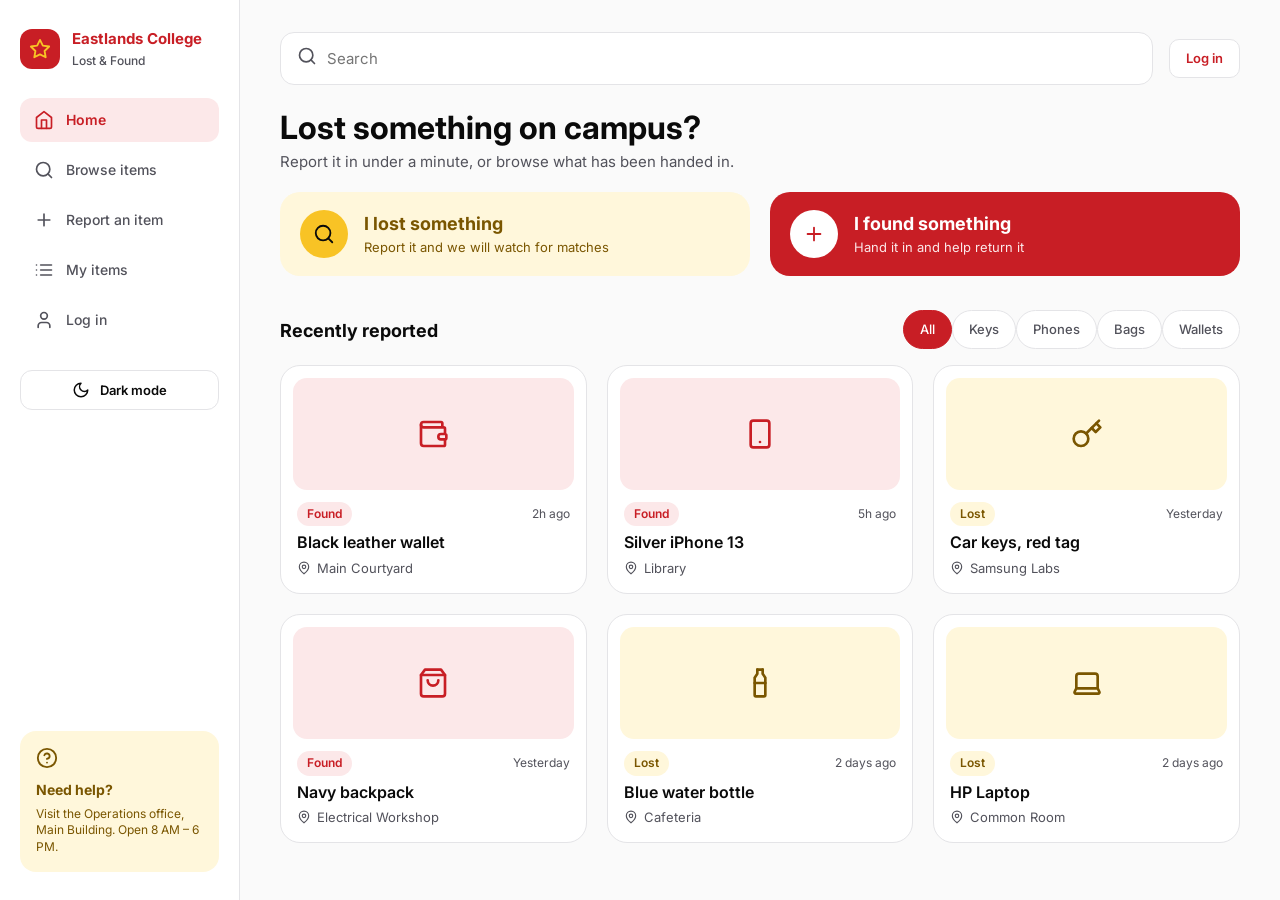
<file: index.html>
<!DOCTYPE html>
<html lang="en">
<head>
<meta charset="UTF-8">
<meta name="viewport" content="width=device-width, initial-scale=1">
<title>Eastlands College Lost & Found</title>
<link href="https://fonts.googleapis.com/css2?family=Inter:wght@400;500;600;700&display=swap" rel="stylesheet">
<link rel="stylesheet" href="styles.css">
</head>
<body>
<div class="app">
  <aside class="sidebar">
    <div class="logo"><div class="logo-mark" data-icon="star" data-color="#F8C325" data-size="22"></div><div><b>Eastlands College</b><small>Lost &amp; Found</small></div></div>
    <nav class="nav" id="sideNav"></nav>
    <button class="theme-btn" id="themeBtn" type="button" data-act="theme"></button>
    <div class="help"><span data-icon="help" data-size="22"></span><b>Need help?</b><span id="helpTxt">Visit the Security Office, Main Gate. Open 8 AM – 6 PM.</span></div>
  </aside>

  <main>
    <section class="view" id="home">
      <div class="home-head"><p class="greet" id="greet"></p><h1>Lost something on campus?</h1><p class="lead">Report it in under a minute, or browse what has been handed in.</p></div>
      <div class="topbar"><label class="search"><span data-icon="search" data-size="20"></span><input id="q" type="search" placeholder="Search keys, phone, wallet…" aria-label="Search items" autocomplete="off"></label><span class="user-slot"></span><button class="theme-btn" id="themeBtnM" type="button" data-act="theme" aria-label="Toggle dark mode"></button></div>
      <div class="actions">
        <button class="tile lost" data-go="report" data-kind="lost"><div class="ic" data-icon="search" data-color="#0A0A0A" data-size="22"></div><div><b>I lost something</b><span><i class="m-only">Report &amp; track it</i><i class="d-only">Report it and we will watch for matches</i></span></div></button>
        <button class="tile found" data-go="report" data-kind="found"><div class="ic" data-icon="plus" data-color="#C81E25" data-size="22"></div><div><b>I found something</b><span><i class="m-only">Help return it</i><i class="d-only">Hand it in and help return it</i></span></div></button>
      </div>
      <div class="chips chips-mob" id="chipsM"></div>
      <div class="row"><h2>Recently reported</h2><a class="see" href="#browse">See all</a><div class="chips chips-desk" id="chips"></div></div>
      <div class="grid" id="list"></div>
    </section>

    <section class="view" id="browse">
      <h1 class="page-h">Browse items</h1>
      <div class="topbar"><label class="search"><span data-icon="search" data-size="20"></span><input id="bq" type="search" placeholder="Search by name, place or category" aria-label="Search all items" autocomplete="off"></label><span class="user-slot"></span></div>
      <div class="seg" id="typeSeg"><button data-type="" class="on">All</button><button data-type="lost">Lost</button><button data-type="found">Found</button></div>
      <div class="chips" id="bchips"></div><p class="count" id="bcount"></p><div class="grid" id="blist"></div>
    </section>

    <section class="view" id="details">
      <div class="back"><button data-go="browse" aria-label="Back" data-icon="back" data-size="20"></button>Item details</div>
      <div class="detail" id="detailBody"></div>
    </section>

    <section class="view" id="report">
      <div class="back"><button data-go="home" aria-label="Back" data-icon="back" data-size="20"></button>Report an item</div>
      <div class="layout">
        <form class="form" id="form" novalidate>
          <div class="seg" id="seg"><button type="button" data-kind="lost">I lost it</button><button type="button" data-kind="found" class="on">I found it</button></div>
          <div class="field f-name"><label for="name">What is it?</label><div class="input"><span data-icon="search" data-size="18"></span><input id="name" maxlength="100" placeholder="e.g. Black wallet"></div></div>
          <div class="field f-cat"><label>Category</label><div class="chips" id="catChips"></div></div>
          <div class="two">
            <div class="field"><label for="where" id="whereLabel">Where did you find it?</label><div class="input"><span data-icon="pin" data-size="18"></span>
              <select id="where"><option value="">Select a campus location</option><option>Freedom Corner</option><option>Library</option><option>ICT Labs, 3rd floor</option><option>DAC 104</option><option>Cafeteria</option><option>Gym</option><option>Other</option></select></div></div>
            <div class="field"><label for="when">When?</label><div class="input"><span data-icon="clock" data-size="18"></span><input id="when" type="datetime-local"></div></div>
          </div>
          <p class="err f-err" id="formErr" role="alert"></p>
          <button class="btn primary submit" type="submit">Submit report</button>
        </form>
        <div class="side">
          <label class="upload"><span data-icon="camera" data-size="32"></span><span id="upText">Add a photo</span><small id="upHint">Drag a file here or click to upload</small><input type="file" id="photo" accept="image/jpeg,image/png,image/webp" hidden></label>
          <div class="tip"><span data-icon="shield" data-size="22"></span><b>Keep private details private</b>Leave out serial numbers or ID details. We will ask the owner to describe them before handing it over.</div>
        </div>
      </div>
    </section>

    <section class="view" id="mine">
      <h1 class="page-h">My items</h1><div id="mineBanner"></div>
      <div class="chips mine-chips"><button class="chip on" data-mt="active">Active</button><button class="chip" data-mt="resolved">Resolved</button></div>
      <div class="list" id="mineList"></div><div id="claimsWrap"></div>
    </section>

    <section class="view" id="admin">
      <h1 class="page-h">Admin dashboard</h1><div class="stats" id="aStats"></div>
      <div class="seg" id="aTabs"><button data-atab="claims" class="on">Claims</button><button data-atab="items">Items</button></div>
      <div class="list wide" id="aBody"></div>
    </section>

    <section class="view" id="profile"><div id="profileBody"></div></section>
  </main>
</div>

<nav class="tabbar" id="tabbar"></nav>
<dialog id="dlg"></dialog>
<div class="toast" id="toast" role="status"></div>

<script src="app.js"></script>
</body>
</html>
</file>
<file: styles.css>
:root{
  --navy:#C81E25;--navy-l:#FCE8E9;--gold:#F8C325;--gold-l:#FFF7DB;--gold-d:#7A5600;
  --ink:#0A0A0A;--sub:#52525B;--line:#E4E4E7;--bg:#FAFAFA;--white:#fff;--seg:#E4E4E7;
  --font:'Inter',system-ui,-apple-system,Segoe UI,Roboto,sans-serif;
}
[data-theme="dark"]{
  --navy:#E12B32;--navy-l:#331113;--gold:#F8C325;--gold-l:#332705;--gold-d:#F8C325;
  --ink:#F4F4F5;--sub:#A1A1AA;--line:#27272A;--bg:#0A0A0A;--white:#141414;--seg:#1F1F23;
}
*{box-sizing:border-box;margin:0}
body{font-family:var(--font);background:var(--bg);color:var(--ink);font-size:15px;line-height:1.4}
button,input,select{font:inherit;color:inherit}
button{cursor:pointer;border:0;background:none}
svg{flex:none}
.app{display:flex;min-height:100vh}

/* Sidebar & Tab bar */
.sidebar{display:none;width:240px;flex:none;background:var(--white);border-right:1px solid var(--line);padding:28px 20px;flex-direction:column;gap:28px;position:sticky;top:0;height:100vh}
.logo{display:flex;align-items:center;gap:12px}
.logo-mark{width:40px;height:40px;border-radius:12px;background:var(--navy);display:grid;place-items:center;flex:none}
.logo b{display:block;color:var(--navy);font-size:15px;white-space:nowrap}.logo small{color:var(--sub);font-size:12px;font-weight:500}
.nav{display:flex;flex-direction:column;gap:6px}
.nav a{display:flex;align-items:center;gap:12px;padding:12px 14px;border-radius:12px;color:var(--sub);font-weight:500;text-decoration:none;font-size:14px}
.nav a.on{background:var(--navy-l);color:var(--navy);font-weight:600}
.help{margin-top:auto;background:var(--gold-l);color:var(--gold-d);padding:16px;border-radius:16px;font-size:12px;display:grid;gap:6px}
.help b{font-size:14px}
.tabbar{position:fixed;inset:auto 0 0 0;background:var(--white);border-top:1px solid var(--line);display:flex;justify-content:space-between;align-items:flex-start;min-height:84px;padding:10px 16px calc(10px + env(safe-area-inset-bottom));z-index:5}
.tabbar a{display:grid;justify-items:center;gap:3px;font-size:11px;font-weight:500;color:var(--sub);text-decoration:none;min-width:56px}
.tabbar a .pill{width:48px;height:32px;border-radius:16px;display:grid;place-items:center}
.tabbar a.on{color:var(--navy);font-weight:600}
.tabbar a.report .pill{background:var(--navy)}

/* Main & Topbar */
main{flex:1;min-width:0;padding:28px 20px 110px;max-width:1280px}
.topbar{display:flex;gap:16px;align-items:center;order:-1;margin:18px 0 0}
.search{flex:1;display:flex;align-items:center;gap:10px;background:var(--white);border:1px solid var(--line);border-radius:14px;padding:0 16px}
.search svg{color:var(--sub)}
.search input{flex:1;border:0;outline:0;padding:15px 0;background:none}
.search:focus-within{border-color:var(--navy);box-shadow:0 0 0 3px var(--navy-l)}
.user-slot{display:contents}
a.user{display:none;align-items:center;gap:10px;font-weight:600;font-size:14px;color:inherit;text-decoration:none}
.avatar{width:40px;height:40px;border-radius:50%;background:var(--navy);color:#fff;display:grid;place-items:center;font-size:13px;font-weight:700}
.avatar.big{width:56px;height:56px;font-size:18px}
h1,.page-h{font-size:28px;line-height:1.2;font-weight:700}
.lead{color:var(--sub);margin-top:4px;display:none}
.lead2{color:var(--sub);font-size:14px}.count{color:var(--sub);font-size:13px}
.view{display:none}.view.on{display:block}
#home.on{display:flex;flex-direction:column}
#browse.on,#profile.on,#mine.on,#admin.on{display:grid;gap:16px;align-content:start}
#browse .topbar{margin:0}
.home-head{order:-2}.greet{color:var(--sub);font-weight:500;font-size:14px;margin-bottom:4px}
.back{display:flex;align-items:center;gap:14px;margin-bottom:20px;font-size:20px;font-weight:700}
.back button{width:40px;height:40px;border-radius:50%;background:var(--white);border:1px solid var(--line);display:grid;place-items:center}

/* Action tiles & Chips */
.actions{display:grid;grid-template-columns:1fr 1fr;gap:12px;margin:18px 0}
.tile{display:flex;flex-direction:column;gap:12px;text-align:left;padding:16px;border-radius:20px;transition:transform .15s}
.tile:hover{transform:translateY(-2px)}
.tile>div:last-child{min-width:0}
.tile .ic{width:40px;height:40px;border-radius:50%;display:grid;place-items:center}
.tile i{font-style:normal}.tile b{font-size:16px;display:block;white-space:nowrap}.tile span{font-size:13px}
.tile.lost{background:var(--gold-l);color:var(--gold-d)}.tile.lost .ic{background:var(--gold)}
.tile.found{background:var(--navy);color:#fff}.tile.found span{color:var(--navy-l)}.tile.found .ic{background:#fff}

.row{display:flex;justify-content:space-between;align-items:center;gap:12px;flex-wrap:wrap;margin:0 0 14px}
.row h2,.sub-h{font-size:18px}.sub-h{margin:22px 0 12px}
.see{color:var(--navy);font-weight:600;font-size:14px;margin-left:auto;text-decoration:none}.see:hover{text-decoration:underline}
.chips{display:flex;gap:8px;overflow-x:auto;padding-bottom:2px;scrollbar-width:none}
.chips-mob{margin:0 0 18px}.chips-desk{display:none}.mine-chips{margin:0}
#catChips{flex-wrap:wrap;overflow:visible}
.chip{padding:8px 14px;border-radius:100px;background:var(--white);border:1px solid var(--line);color:var(--sub);font-size:13px;font-weight:500;white-space:nowrap}
.chip.on{background:var(--navy);border-color:var(--navy);color:#fff}

/* Badges & Cards */
.badge{display:inline-block;padding:4px 10px;border-radius:100px;font-size:12px;font-weight:600}
.badge.found,.badge.approved{background:var(--navy-l);color:var(--navy)}
.badge.lost,.badge.pending{background:var(--gold-l);color:var(--gold-d)}
.badge.rejected{background:#EEF2F6;color:var(--sub)}
.badge.returned{background:var(--navy);color:#fff}

.grid{display:grid;grid-template-columns:1fr;gap:12px}
.list{display:grid;gap:12px;max-width:760px}.list.wide{max-width:none}
.card{display:flex;gap:14px;align-items:center;background:var(--white);border:1px solid var(--line);border-radius:20px;padding:12px;text-align:left;width:100%;transition:box-shadow .15s,transform .15s}
.card:hover{box-shadow:0 8px 24px rgba(10,10,10,.08);transform:translateY(-2px)}
.thumb,.hero{overflow:hidden;display:grid;place-items:center}
.thumb{width:72px;height:72px;border-radius:16px;flex:none}
.thumb.sm,.card.flat .thumb{width:56px;height:56px;border-radius:14px}
.thumb.found,.hero.found{background:var(--navy-l);color:var(--navy)}
.thumb.lost,.hero.lost{background:var(--gold-l);color:var(--gold-d)}
.thumb img,.hero img{width:100%;height:100%;object-fit:cover}
.card .body{display:grid;gap:5px;min-width:0}
.card h3{font-size:16px;font-weight:600;overflow-wrap:anywhere}
.card .badge-line{display:flex;justify-content:space-between;align-items:center;gap:8px}
.card.flat .badge{margin-left:auto;white-space:nowrap}
.meta{display:flex;align-items:center;gap:6px;color:var(--sub);font-size:13px}
.card .when{display:none;color:var(--sub);font-size:12px}
.empty{padding:40px 0;text-align:center;color:var(--sub);grid-column:1/-1}

/* Details & Buttons */
.detail,.detail>div{display:grid;gap:16px}
.hero{height:180px;border-radius:24px}.hero svg{width:72px;height:72px}
.title-row{display:flex;justify-content:space-between;align-items:center;gap:12px}
.title-row h1{font-size:24px}
.info{background:var(--white);border:1px solid var(--line);border-radius:20px;padding:16px;display:grid;gap:14px}
.info div{display:flex;gap:12px;align-items:center;font-weight:500}
.info svg{color:var(--navy)}
.desc{color:var(--sub);font-size:14px;line-height:22px}
.held{background:var(--navy-l);color:var(--navy);padding:14px 16px;border-radius:16px;display:flex;gap:12px;align-items:center}
.held b{display:block;font-size:14px}.held span{font-size:13px}
.held>.m-only{display:inline-flex}.held>.d-only{display:none}
.btns{display:flex;gap:12px;position:fixed;inset:auto 0 0 0;background:var(--white);border-top:1px solid var(--line);padding:22px 21px calc(22px + env(safe-area-inset-bottom));z-index:6}
.btn{display:inline-flex;justify-content:center;align-items:center;gap:8px;padding:16px 22px;border-radius:14px;font-weight:600;font-size:16px}
.btn:disabled{opacity:.6;cursor:default}
.btn.primary{background:var(--navy);color:#fff;flex:1}.btn.primary:hover{background:#A1161C}
.btn.ghost{background:var(--white);border:1px solid var(--line);color:var(--navy);width:56px;height:56px;padding:0;border-radius:16px;order:-1;font-size:14px}
.btn.ghost span{display:none}
.btn.outline{background:var(--white);border:1px solid var(--line);color:var(--navy);font-size:14px}
.btn.danger{background:#FEE4E2;color:#B42318;font-size:14px}
.btn.sm{padding:9px 16px;font-size:13px;border-radius:10px;flex:none}
body.on-details .tabbar{display:none}
body.on-details main{padding-bottom:130px}

/* Forms, Banners & Auth */
.layout,.form{display:flex;flex-direction:column;gap:16px}
.form,.side{display:contents}
.form{background:var(--white);border:1px solid var(--line);border-radius:24px;padding:20px}
.seg{display:flex;background:var(--seg);border-radius:14px;padding:4px;order:1}
.seg button{flex:1;padding:11px;border-radius:11px;font-weight:600;font-size:14px;color:var(--sub)}
.seg button.on{background:var(--navy);color:#fff}
.upload{order:2;border:1.5px dashed var(--navy);background:var(--navy-l);color:var(--navy);border-radius:20px;padding:0 16px;min-height:104px;display:grid;justify-items:center;align-content:center;gap:6px;font-weight:600;cursor:pointer;position:relative}
.upload.drag{background:#F8D0D2}.upload small{display:none;font-weight:400;font-size:12px}
.f-name{order:3}.f-cat{order:4}.two{order:5;display:grid;gap:16px}.f-err{order:6}.btn.submit{order:7}.tip{order:8;display:none}
.field{display:grid;gap:6px}.field label{font-size:13px;font-weight:600}
.input{display:flex;align-items:center;gap:10px;border:1px solid var(--line);border-radius:14px;padding:0 14px;background:var(--white)}
.input:focus-within{border-color:var(--navy);box-shadow:0 0 0 3px var(--navy-l)}
.input svg{color:var(--sub)}
.input input,.input select{flex:1;border:0;outline:0;padding:15px 0;background:none;min-width:0;color-scheme:light dark}
.tip{background:var(--gold-l);color:var(--gold-d);border-radius:20px;padding:18px 20px;gap:8px;font-size:13px}.tip b{font-size:14px}

.note,.banner,.match{border-radius:16px;padding:14px 16px;display:flex;gap:12px;align-items:flex-start;font-size:14px;line-height:1.5}
.note{background:var(--gold-l);color:var(--gold-d)}
.note.ok,.banner,.match{background:var(--navy-l);color:var(--navy)}
.banner b{display:block}
#mineBanner{display:grid;gap:12px}#mineBanner:empty{display:none}
.match{border-radius:20px;padding:16px;display:grid;gap:10px}
.match b{display:flex;gap:10px;align-items:center}
.match p{font-size:14px;line-height:20px}
.match .btn{background:var(--navy);color:#fff;font-size:14px;padding:10px 16px;justify-self:start;border-radius:12px;font-weight:600}

.auth{max-width:420px;margin:12px auto 0;display:grid;gap:16px}.auth h1{font-size:26px}.auth .btn.primary{flex:none}
.form-col{display:grid;gap:16px}
.who{display:flex;align-items:center;gap:14px}.who h1{font-size:22px;overflow-wrap:anywhere}
.role{justify-self:start}
.pstats{display:grid;grid-template-columns:repeat(3,1fr);gap:12px}
.pstat,.stat{background:var(--white);border:1px solid var(--line);border-radius:20px;padding:16px;color:var(--sub);font-size:13px;font-weight:500}
.pstat b,.stat b{display:block;font-size:26px;color:var(--navy);line-height:1.1}.stat b{font-size:28px;margin-bottom:2px}
.stats{display:grid;grid-template-columns:repeat(2,1fr);gap:12px}
.rowcard{display:flex;gap:14px;align-items:flex-start;background:var(--white);border:1px solid var(--line);border-radius:20px;padding:14px;flex-wrap:wrap}
.rowcard .main{flex:1;min-width:200px;display:grid;gap:6px}
.rowcard h3{font-size:15px;font-weight:600;overflow-wrap:anywhere}
.rowcard h3 a{color:inherit;text-decoration:none}.rowcard h3 a:hover{text-decoration:underline}
.rowcard blockquote{background:var(--bg);border-radius:12px;padding:10px 12px;font-size:14px;overflow-wrap:anywhere}
.meta2{font-size:13px;color:var(--sub);overflow-wrap:anywhere}
.racts{display:flex;gap:8px;align-items:center;flex-wrap:wrap}
.sel{border:1px solid var(--line);border-radius:10px;padding:9px 10px;background:var(--white);font-size:13px}
.err{color:#B42318;font-size:13px}.err:empty{display:none}
.m-only{display:inline}.d-only{display:none}

/* Theme Toggle */
.theme-btn{display:flex;align-items:center;gap:10px;padding:10px 14px;border-radius:12px;border:1px solid var(--line);background:var(--white);color:var(--ink);font-size:13px;font-weight:600;justify-content:center}
.theme-btn:hover{border-color:var(--navy)}
.topbar .theme-btn{padding:11px 14px;border-radius:14px}

/* Dialog & Toast */
dialog{border:0;border-radius:20px;padding:24px;width:min(460px,92vw);box-shadow:0 24px 60px rgba(10,10,10,.35);background:var(--white);color:var(--ink)}
dialog::backdrop{background:rgba(10,10,10,.55)}
.dlg-form{display:grid;gap:12px}.dlg-form h3{font-size:18px}.dlg-form label{font-size:14px;color:var(--sub)}
.dlg-form textarea{width:100%;border:1px solid var(--line);border-radius:14px;padding:12px 14px;min-height:110px;resize:vertical;outline:0;font:inherit;background:var(--bg);color:var(--ink)}
.dlg-form textarea:focus{border-color:var(--navy);box-shadow:0 0 0 3px var(--navy-l)}
.dlg-btns{display:flex;gap:10px;justify-content:flex-end}.dlg-btns .btn{flex:none;padding:12px 20px;font-size:14px}
.toast{position:fixed;left:50%;bottom:100px;transform:translate(-50%,20px);background:#18181B;color:#fff;padding:12px 20px;border-radius:12px;font-size:14px;opacity:0;pointer-events:none;transition:.25s;z-index:10;border:1px solid #27272A}
.toast.show{opacity:1;transform:translate(-50%,0)}

/* Laptop layout */
@media (min-width:900px){
  .sidebar,a.user{display:flex}
  .chips-desk,.lead,.tip,.upload small,.card .when{display:block}
  .tabbar,.greet,.chips-mob,.see,.mobile-time,.m-only,.held>.m-only,.topbar .theme-btn{display:none}
  .d-only{display:inline}.held>.d-only{display:inline-flex}
  main{padding:32px 40px}
  .topbar{order:-2;margin:0 0 24px}.home-head{order:-1}
  h1{font-size:32px}.page-h,.title-row h1{font-size:30px}
  .row{margin:6px 0 14px}.chip{padding:9px 16px}
  .actions{margin:20px 0 28px;gap:20px}
  .tile{flex-direction:row;align-items:center;gap:16px;padding:18px 20px}
  .tile .ic{width:48px;height:48px}.tile b{font-size:18px}
  .grid{grid-template-columns:repeat(3,1fr);gap:20px}
  .card{flex-direction:column;align-items:stretch;gap:12px;position:relative}
  .card .thumb{width:100%;height:112px;border-radius:14px}
  .card .body{padding:0 4px 4px}
  .card.flat{flex-direction:row;align-items:center;gap:14px}
  .card.flat .thumb{width:56px;height:56px}.card.flat .body{padding:0}
  .detail{grid-template-columns:1fr 1fr;gap:28px;align-items:start}
  .hero{height:420px}.hero svg{width:120px;height:120px}
  .btns{position:static;border:0;background:none;padding:0;z-index:auto}
  .btn.ghost{width:auto;height:auto;padding:16px 22px;border-radius:14px;order:0;min-width:180px}
  .btn.ghost span{display:inline}
  body.on-details main{padding-bottom:32px}
  .layout{display:grid;grid-template-columns:1fr 360px;gap:28px;align-items:start}
  .form{display:grid;padding:28px}.side{display:grid;gap:16px}.two{grid-template-columns:1fr 1fr}
  .upload{min-height:200px;gap:8px}.upload svg{width:32px;height:32px}
  .auth{margin-top:40px;background:var(--white);border:1px solid var(--line);border-radius:24px;padding:32px}
  .profile-wrap{max-width:520px}.stats{grid-template-columns:repeat(5,1fr)}.toast{bottom:40px}
}
</file>
